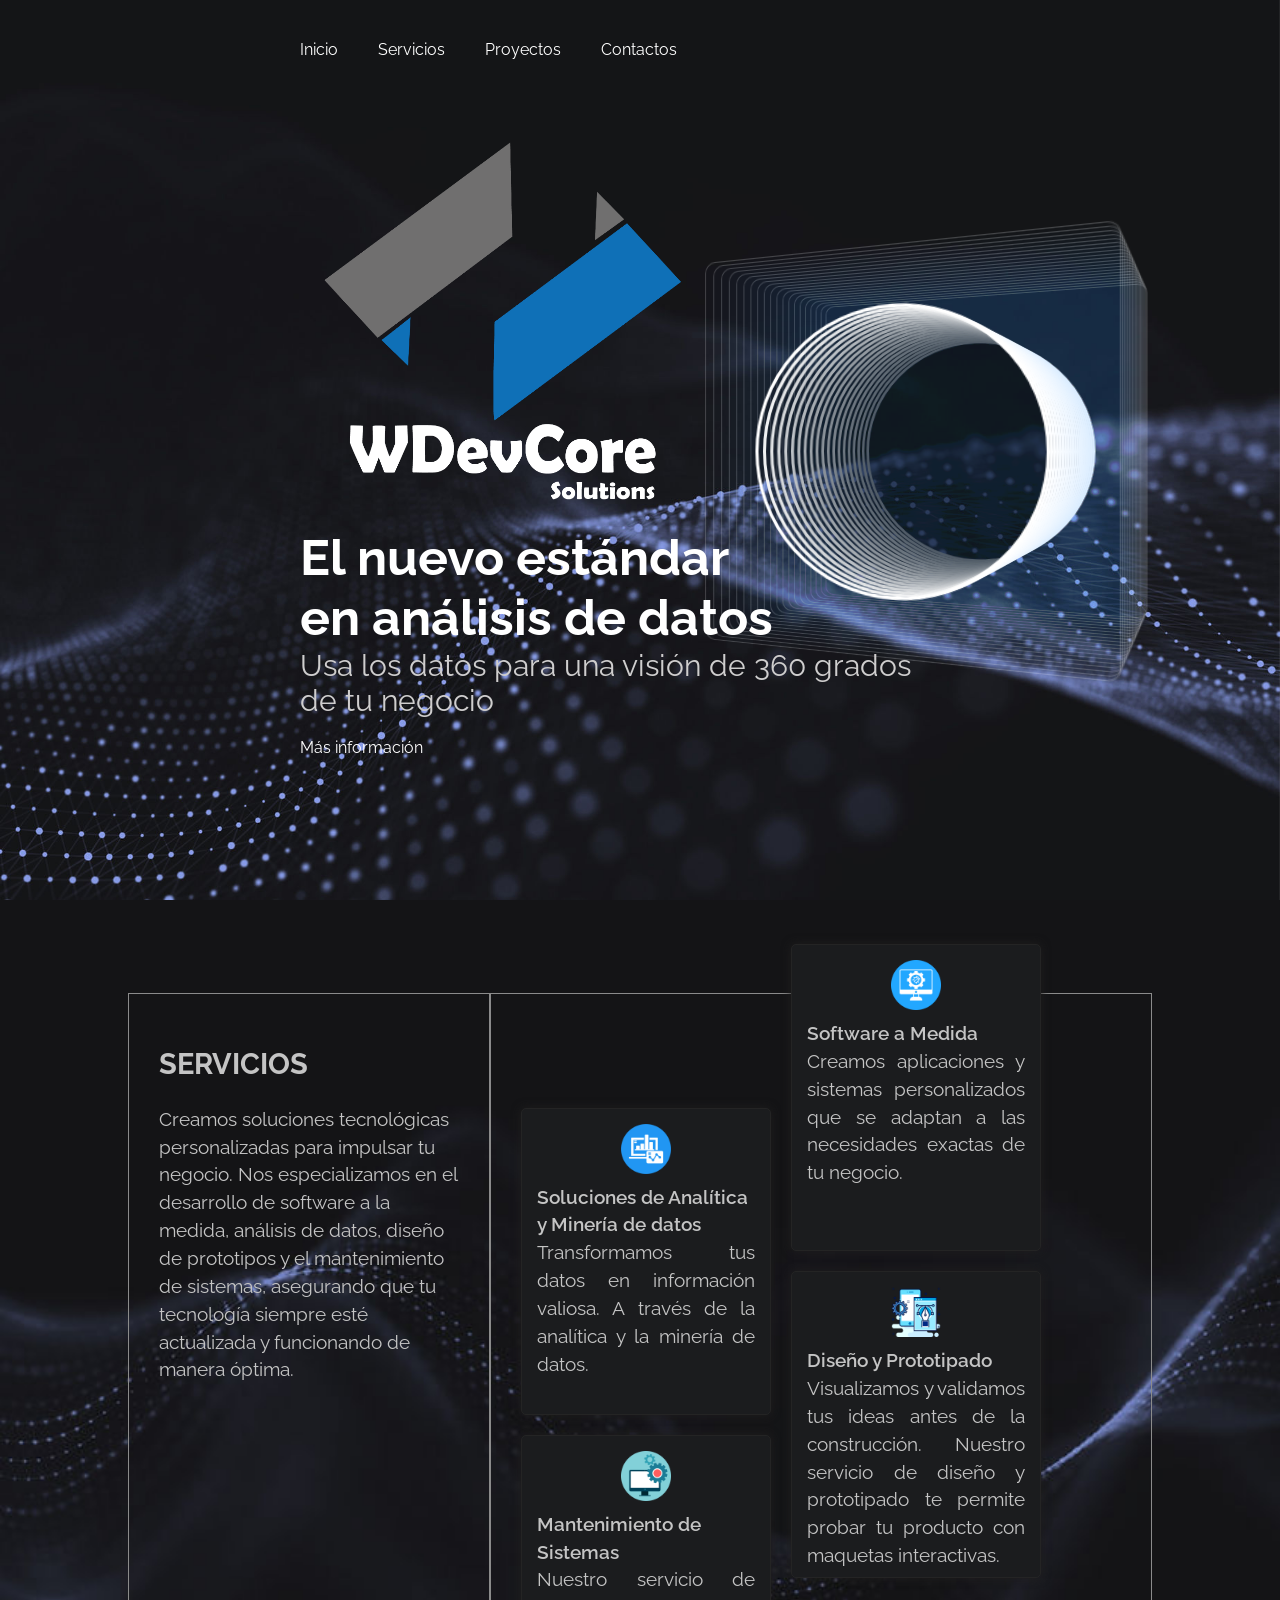
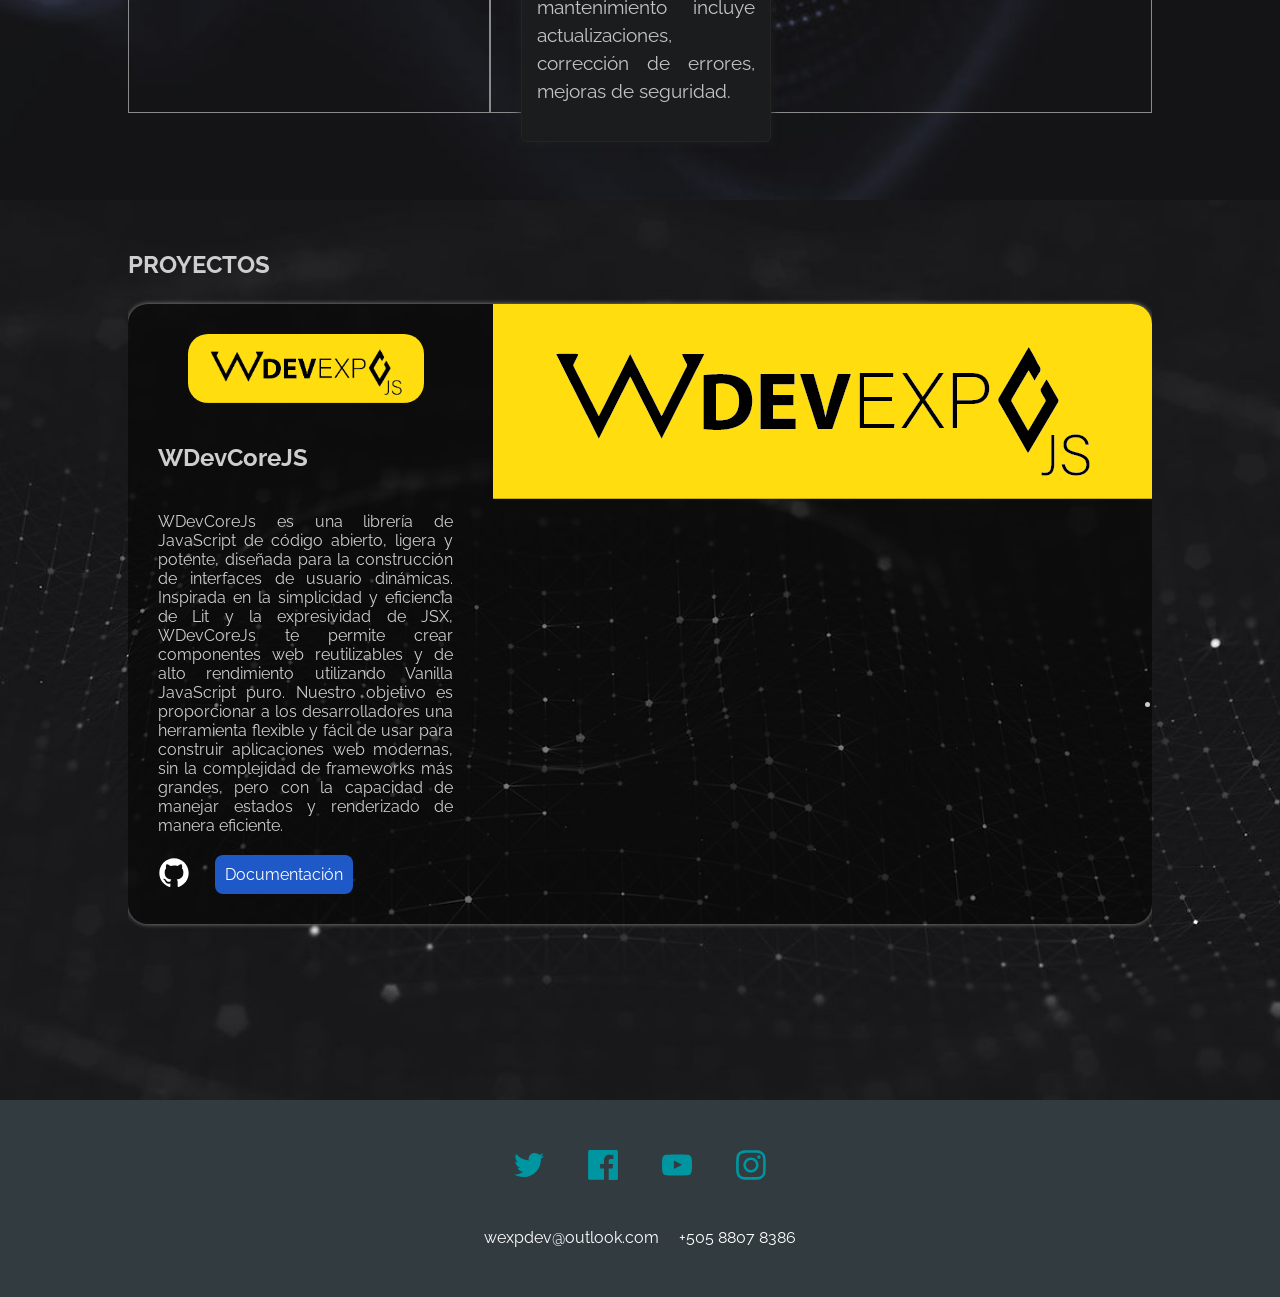
<file: ETLService/wwwroot/WDevCore/WSite/index.html>
<!DOCTYPE html>
<html lang="es">

<head>
    <meta charset="UTF-8">
    <meta name="viewport" content="width=device-width, initial-scale=1.0">
    <title>Dev ArtDesign</title>
    <link rel="stylesheet" href="./css/site.css">
</head>

<body>
    <header class="site-header background-section">
        <nav class="main-nav">
            <a href="./#">Inicio</a>
            <a href="#services">Servicios</a>
            <a href="#proyects">Proyectos</a>
            <a href="#footer">Contactos</a>
        </nav>
        <div class="banner-data">
            <img src="./Media/devcoreLogo2025-04.png" alt="" class="logo"/>
            <div id="comp-kk2ojdm5">
                <h1 class="font_0 wixui-rich-text__text" style="font-size:50px; line-height:1.2em;">
                    <span style="letter-spacing:normal;">
                        <span style="font-size:50px;">
                            El nuevo estándar</span>
                        <br>
                        en análisis de datos
                    </span>
                </h1>
                <p style="line-height:normal; font-size:30px;">
                    <span style="letter-spacing:normal;">Usa
                        los datos para una
                        visión de 360 grados de
                        tu negocio</span>
                </p>
                <div><a>Más información</a></div>
            </div>


        </div>


        <div class="banner-container">
            <div class="trigger"></div>
            <div class="trigger"></div>
            <div class="trigger"></div>
            <div class="trigger"></div>
            <div class="trigger"></div>
            <div class="trigger"></div>
            <div class="trigger"></div>
            <div class="trigger"></div>
            <div class="trigger"></div>
            <div class="trigger"></div>
            <div class="trigger"></div>
            <div class="trigger"></div>
            <div class="trigger"></div>
            <div class="trigger"></div>
            <div class="trigger"></div>
            <div class="trigger"></div>
            <div class="trigger"></div>
            <div class="trigger"></div>
            <div class="trigger"></div>
            <div class="trigger"></div>
            <div class="trigger"></div>
            <div class="trigger"></div>
            <div class="trigger"></div>
            <div class="trigger"></div>
            <div class="trigger"></div>
            <div class="trigger"></div>
            <div class="trigger"></div>
            <div class="trigger"></div>
            <div class="trigger"></div>
            <div class="trigger"></div>
            <div class="trigger"></div>
            <div class="trigger"></div>
            <div class="trigger"></div>
            <div class="trigger"></div>
            <div class="trigger"></div>
            <div class="trigger"></div>
            <div class="trigger"></div>
            <div class="trigger"></div>
            <div class="trigger"></div>
            <div class="trigger"></div>
            <div class="trigger"></div>
            <div class="trigger"></div>
            <div class="trigger"></div>
            <div class="trigger"></div>
            <div class="trigger"></div>
            <div class="trigger"></div>
            <div class="trigger"></div>
            <div class="trigger"></div>
            <div class="trigger"></div>
            <div class="trigger"></div>
            <div class="trigger"></div>
            <div class="trigger"></div>
            <div class="trigger"></div>
            <div class="trigger"></div>
            <div class="trigger"></div>
            <div class="trigger"></div>
            <div class="trigger"></div>
            <div class="trigger"></div>
            <div class="trigger"></div>
            <div class="trigger"></div>
            <div class="trigger"></div>
            <div class="trigger"></div>
            <div class="trigger"></div>
            <div class="trigger"></div>
            <div class="trigger"></div>
            <div class="trigger"></div>
            <div class="trigger"></div>
            <div class="trigger"></div>
            <div class="trigger"></div>
            <div class="trigger"></div>
            <div class="trigger"></div>
            <div class="trigger"></div>
            <div class="trigger"></div>
            <div class="trigger"></div>
            <div class="trigger"></div>
            <div class="trigger"></div>
            <div class="trigger"></div>
            <div class="trigger"></div>
            <div class="trigger"></div>
            <div class="trigger"></div>
            <div class="trigger"></div>
            <div class="trigger"></div>
            <div class="trigger"></div>
            <div class="trigger"></div>
            <div class="trigger"></div>
            <div class="trigger"></div>
            <div class="trigger"></div>
            <div class="trigger"></div>
            <div class="trigger"></div>
            <div class="trigger"></div>
            <div class="trigger"></div>
            <div class="trigger"></div>
            <div class="trigger"></div>
            <div class="trigger"></div>
            <div class="trigger"></div>
            <div class="trigger"></div>
            <div class="trigger"></div>
            <div class="trigger"></div>
            <div class="trigger"></div>
            <div class="trigger"></div>
            <div class="trigger"></div>
            <div class="trigger"></div>
            <div class="trigger"></div>
            <div class="trigger"></div>
            <div class="trigger"></div>
            <div class="trigger"></div>
            <div class="trigger"></div>
            <div class="trigger"></div>
            <div class="trigger"></div>
            <div class="trigger"></div>
            <div class="trigger"></div>
            <div class="trigger"></div>
            <div class="trigger"></div>
            <div class="trigger"></div>
            <div class="trigger"></div>
            <div class="trigger"></div>
            <div class="trigger"></div>
            <div class="trigger"></div>
            <div class="trigger"></div>
            <div class="trigger"></div>
            <div class="trigger"></div>
            <div class="trigger"></div>
            <div class="trigger"></div>
            <div class="trigger"></div>
            <div class="trigger"></div>
            <div class="trigger"></div>
            <div class="trigger"></div>
            <div class="trigger"></div>
            <div class="trigger"></div>
            <div class="trigger"></div>
            <div class="trigger"></div>
            <div class="trigger"></div>
            <div class="trigger"></div>
            <div class="trigger"></div>
            <div class="trigger"></div>
            <div class="trigger"></div>
            <div class="trigger"></div>
            <div class="trigger"></div>
            <div class="trigger"></div>
            <div class="trigger"></div>
            <div class="trigger"></div>
            <div class="trigger"></div>
            <div class="trigger"></div>
            <div class="trigger"></div>
            <div class="trigger"></div>
            <div class="trigger"></div>
            <div class="trigger"></div>
            <div class="trigger"></div>
            <div class="trigger"></div>
            <div class="trigger"></div>
            <div class="trigger"></div>
            <div class="trigger"></div>
            <div class="trigger"></div>
            <div class="trigger"></div>
            <div class="trigger"></div>
            <div class="trigger"></div>
            <div class="trigger"></div>
            <div class="trigger"></div>
            <div class="trigger"></div>
            <div class="trigger"></div>
            <div class="trigger"></div>
            <div class="trigger"></div>
            <div class="trigger"></div>
            <div class="trigger"></div>
            <div class="trigger"></div>
            <div class="trigger"></div>
            <div class="trigger"></div>
            <div class="trigger"></div>
            <div class="trigger"></div>
            <div class="trigger"></div>
            <div class="trigger"></div>
            <div class="trigger"></div>
            <div class="trigger"></div>
            <div class="trigger"></div>
            <div class="trigger"></div>
            <div class="trigger"></div>
            <div class="trigger"></div>
            <div class="trigger"></div>
            <div class="trigger"></div>
            <div class="trigger"></div>
            <div class="trigger"></div>
            <div class="trigger"></div>
            <div class="trigger"></div>
            <div class="trigger"></div>
            <div class="trigger"></div>
            <div class="trigger"></div>
            <div class="trigger"></div>
            <div class="trigger"></div>
            <div class="trigger"></div>
            <div class="trigger"></div>
            <div class="trigger"></div>
            <div class="trigger"></div>
            <div class="trigger"></div>
            <div class="trigger"></div>
            <div class="trigger"></div>
            <div class="trigger"></div>
            <div class="trigger"></div>
            <div class="trigger"></div>
            <div class="trigger"></div>
            <div class="trigger"></div>
            <div class="trigger"></div>
            <div class="trigger"></div>
            <div class="trigger"></div>
            <div class="trigger"></div>
            <div class="trigger"></div>
            <div class="trigger"></div>
            <div class="trigger"></div>
            <div class="trigger"></div>
            <div class="trigger"></div>
            <div class="trigger"></div>
            <div class="trigger"></div>
            <div class="trigger"></div>
            <div class="trigger"></div>
            <div class="trigger"></div>
            <div class="trigger"></div>
            <div class="trigger"></div>
            <div class="trigger"></div>
            <div class="trigger"></div>
            <div class="trigger"></div>
            <div class="trigger"></div>
            <div class="trigger"></div>
            <div class="trigger"></div>
            <div class="trigger"></div>
            <div class="trigger"></div>
            <div class="trigger"></div>
            <div class="trigger"></div>
            <div class="trigger"></div>
            <div class="trigger"></div>
            <div class="trigger"></div>
            <div class="trigger"></div>
            <div class="trigger"></div>
            <div class="trigger"></div>
            <div class="trigger"></div>
            <div class="trigger"></div>
            <div class="trigger"></div>
            <div class="trigger"></div>
            <div class="trigger"></div>
            <div class="trigger"></div>
            <div class="trigger"></div>
            <div class="trigger"></div>
            <div class="trigger"></div>
            <div class="trigger"></div>
            <div class="trigger"></div>
            <div class="trigger"></div>
            <div class="trigger"></div>
            <div class="trigger"></div>
            <div class="trigger"></div>
            <div class="trigger"></div>
            <div class="trigger"></div>
            <div class="trigger"></div>
            <div class="trigger"></div>
            <div class="trigger"></div>
            <div class="trigger"></div>
            <div class="trigger"></div>
            <div class="trigger"></div>
            <div class="trigger"></div>
            <div class="trigger"></div>
            <div class="trigger"></div>
            <div class="trigger"></div>
            <div class="trigger"></div>
            <div class="trigger"></div>
            <div class="trigger"></div>
            <div class="trigger"></div>
            <div class="trigger"></div>
            <div class="trigger"></div>
            <div class="trigger"></div>
            <div class="trigger"></div>
            <div class="trigger"></div>
            <div class="trigger"></div>
            <div class="trigger"></div>
            <div class="trigger"></div>
            <div class="trigger"></div>
            <div class="trigger"></div>
            <div class="trigger"></div>
            <div class="trigger"></div>
            <div class="trigger"></div>
            <div class="trigger"></div>
            <div class="trigger"></div>
            <div class="trigger"></div>
            <div class="trigger"></div>
            <div class="trigger"></div>
            <div class="trigger"></div>
            <div class="trigger"></div>
            <div class="trigger"></div>
            <div class="trigger"></div>
            <div class="trigger"></div>
            <div class="trigger"></div>
            <div class="trigger"></div>
            <div class="trigger"></div>
            <div class="trigger"></div>
            <div class="trigger"></div>
            <div class="trigger"></div>
            <div class="trigger"></div>
            <div class="trigger"></div>
            <div class="trigger"></div>
            <div class="trigger"></div>
            <div class="trigger"></div>
            <div class="trigger"></div>
            <div class="trigger"></div>
            <div class="trigger"></div>
            <div class="trigger"></div>
            <div class="trigger"></div>
            <div class="trigger"></div>
            <div class="trigger"></div>
            <div class="trigger"></div>
            <div class="trigger"></div>
            <div class="trigger"></div>
            <div class="trigger"></div>
            <div class="trigger"></div>
            <div class="trigger"></div>
            <div class="trigger"></div>
            <div class="trigger"></div>
            <div class="trigger"></div>
            <div class="trigger"></div>
            <div class="trigger"></div>
            <div class="trigger"></div>
            <div class="trigger"></div>
            <div class="trigger"></div>
            <div class="trigger"></div>
            <div class="trigger"></div>
            <div class="trigger"></div>
            <div class="trigger"></div>
            <div class="trigger"></div>
            <div class="trigger"></div>
            <div class="trigger"></div>
            <div class="trigger"></div>
            <div class="trigger"></div>
            <div class="trigger"></div>
            <div class="trigger"></div>
            <div class="trigger"></div>
            <div class="trigger"></div>
            <div class="trigger"></div>
            <div class="trigger"></div>
            <div class="trigger"></div>
            <div class="trigger"></div>
            <div class="trigger"></div>
            <div class="trigger"></div>
            <div class="trigger"></div>
            <div class="trigger"></div>
            <div class="trigger"></div>
            <div class="trigger"></div>
            <div class="trigger"></div>
            <div class="trigger"></div>
            <div class="trigger"></div>
            <div class="trigger"></div>
            <div class="trigger"></div>
            <div class="trigger"></div>
            <div class="trigger"></div>
            <div class="trigger"></div>
            <div class="trigger"></div>
            <div class="trigger"></div>
            <div class="trigger"></div>
            <div class="trigger"></div>
            <div class="trigger"></div>
            <div class="trigger"></div>
            <div class="trigger"></div>
            <div class="trigger"></div>
            <div class="trigger"></div>
            <div class="trigger"></div>
            <div class="trigger"></div>
            <div class="trigger"></div>
            <div class="trigger"></div>
            <div class="trigger"></div>
            <div class="trigger"></div>
            <div class="trigger"></div>
            <div class="trigger"></div>
            <div class="trigger"></div>
            <div class="trigger"></div>
            <div class="trigger"></div>
            <div class="trigger"></div>
            <div class="trigger"></div>
            <div class="trigger"></div>
            <div class="trigger"></div>
            <div class="trigger"></div>
            <div class="trigger"></div>
            <div class="trigger"></div>
            <div class="trigger"></div>
            <div class="trigger"></div>
            <div class="trigger"></div>
            <div class="trigger"></div>
            <div class="trigger"></div>
            <div class="trigger"></div>
            <div class="trigger"></div>
            <div class="trigger"></div>
            <div class="trigger"></div>
            <div class="trigger"></div>
            <div class="trigger"></div>
            <div class="trigger"></div>
            <div class="trigger"></div>
            <div class="trigger"></div>
            <div class="trigger"></div>
            <div class="trigger"></div>
            <div class="trigger"></div>
            <div class="trigger"></div>
            <div class="trigger"></div>
            <div class="trigger"></div>
            <div class="trigger"></div>
            <div class="trigger"></div>
            <div class="trigger"></div>
            <div class="trigger"></div>
            <div class="monitor">
                <div class="camera o-x">
                    <div class="camera o-y">
                        <div class="camera o-z">
                            <div class="vr">
                                <div class="vr_layer">
                                    <div class="vr_layer_item"></div>
                                </div>
                                <div class="vr_layer">
                                    <div class="vr_layer_item"></div>
                                </div>
                                <div class="vr_layer">
                                    <div class="vr_layer_item"></div>
                                </div>
                                <div class="vr_layer">
                                    <div class="vr_layer_item"></div>
                                </div>
                                <div class="vr_layer">
                                    <div class="vr_layer_item"></div>
                                </div>
                                <div class="vr_layer">
                                    <div class="vr_layer_item"></div>
                                </div>
                                <div class="vr_layer">
                                    <div class="vr_layer_item"></div>
                                </div>
                                <div class="vr_layer">
                                    <div class="vr_layer_item"></div>
                                </div>
                                <div class="vr_layer">
                                    <div class="vr_layer_item"></div>
                                </div>
                                <div class="vr_layer">
                                    <div class="vr_layer_item"></div>
                                </div>
                                <div class="vr_layer">
                                    <div class="vr_layer_item"></div>
                                </div>
                                <div class="vr_layer">
                                    <div class="vr_layer_item"></div>
                                </div>
                                <div class="vr_layer">
                                    <div class="vr_layer_item"></div>
                                </div>
                                <div class="vr_layer">
                                    <div class="vr_layer_item"></div>
                                </div>
                                <div class="vr_layer">
                                    <div class="vr_layer_item"></div>
                                </div>
                                <div class="vr_layer">
                                    <div class="vr_layer_item"></div>
                                </div>
                                <div class="vr_layer">
                                    <div class="vr_layer_item"></div>
                                </div>
                                <div class="vr_layer">
                                    <div class="vr_layer_item"></div>
                                </div>
                                <div class="vr_layer">
                                    <div class="vr_layer_item"></div>
                                </div>
                                <div class="vr_layer">
                                    <div class="vr_layer_item"></div>
                                </div>
                            </div>
                        </div>
                    </div>
                </div>
            </div>
        </div>
    </header>
    <main>

        <!-- MOSAIC MENU SERVICES -->

        <div class="main-content background-section services-section" id="services">
            <div class="services-container">
                <div class="descripcion">
                    <h2>SERVICIOS</h2>
                    <p>Creamos soluciones tecnológicas personalizadas para impulsar tu negocio. Nos especializamos en el
                        desarrollo de software a la medida, análisis de datos, diseño de prototipos y el mantenimiento
                        de sistemas, asegurando que tu tecnología siempre esté actualizada y funcionando de manera
                        óptima.</p>
                </div>
                <div class="portfolio">
                    <div class="grid">
                        <div class="portfolio-item col1">
                            <div class="header-icon">
                                <img src="./Media/Icons/software_10276226.png" alt="">
                            </div>
                            <div class="header">Software a Medida</div>
                            <p class="body">Creamos aplicaciones y sistemas personalizados que se adaptan a las
                                necesidades exactas de tu negocio.</p>
                        </div>
                        <div class="portfolio-item col2">
                            <div class="header-icon">
                                <img src="./Media/Icons/data-analytics_11389924.png" alt="">
                            </div>
                            <div class="header">Soluciones de Analítica y Minería de datos</div>
                            <p class="body">Transformamos tus datos en información valiosa. A través de la analítica y
                                la minería de datos.</p>
                        </div>
                        <div class="portfolio-item col3">
                            <div class="header-icon"> <img src="./Media/Icons/mobile_11523132.png" alt="">
                            </div>
                            <div class="header">Diseño y Prototipado</div>
                            <p class="body">Visualizamos y validamos tus ideas antes de la construcción. Nuestro
                                servicio de diseño y prototipado te permite probar tu producto con maquetas
                                interactivas.</p>
                        </div>
                        <div class="portfolio-item col4">
                            <div class="header-icon"> <img src="./Media/Icons/system_15714786.png" alt=""></div>
                            <div class="header">Mantenimiento de Sistemas</div>
                            <p class="body">Nuestro servicio de mantenimiento incluye actualizaciones, corrección de
                                errores,
                                mejoras de seguridad.</p>
                        </div>

                    </div>
                </div>
            </div>

        </div>
        <!-- MENU PROYECTS -->
        <div class="mosaic-body proyect-section background-section" id="proyects">
            <div class="main-content">
                <h2>PROYECTOS</h2>
                <div class="scroll-layout">
                    <div class="carousel">
                        <ul class="content">
                            <li>
                                <div class="proyect-card" data-label="Slide 1">
                                    <div class="description">
                                        <img alt="" class="proyect-logo" src="./Media/logos/devexpBanner.png"/></a>
                                        <h2>WDevCoreJS</h2>
                                        <p>
                                            WDevCoreJs es una librería de JavaScript de código abierto, ligera y potente, diseñada para la construcción de interfaces de usuario dinámicas. Inspirada en la simplicidad y eficiencia de Lit y la expresividad de JSX, WDevCoreJs te permite crear componentes web reutilizables y de alto rendimiento utilizando Vanilla JavaScript puro.

                                            Nuestro objetivo es proporcionar a los desarrolladores una herramienta flexible y fácil de usar para construir aplicaciones web modernas, sin la complejidad de frameworks más grandes, pero con la capacidad de manejar estados y renderizado de manera eficiente.
                                        </p>
                                        <div class="options">
                                            <a href="https://github.com/Wilber1987/WDevCore" target="_blank">
                                                <svg height="32" aria-hidden="true" viewBox="0 0 24 24" version="1.1" width="32" data-view-component="true" class="octicon octicon-mark-github">
                                                    <path fill="#fff" d="M12 1C5.923 1 1 5.923 1 12c0 4.867 3.149 8.979 7.521 10.436.55.096.756-.233.756-.522 0-.262-.013-1.128-.013-2.049-2.764.509-3.479-.674-3.699-1.292-.124-.317-.66-1.293-1.127-1.554-.385-.207-.936-.715-.014-.729.866-.014 1.485.797 1.691 1.128.99 1.663 2.571 1.196 3.204.907.096-.715.385-1.196.701-1.471-2.448-.275-5.005-1.224-5.005-5.432 0-1.196.426-2.186 1.128-2.956-.111-.275-.496-1.402.11-2.915 0 0 .921-.288 3.024 1.128a10.193 10.193 0 0 1 2.75-.371c.936 0 1.871.123 2.75.371 2.104-1.43 3.025-1.128 3.025-1.128.605 1.513.221 2.64.111 2.915.701.77 1.127 1.747 1.127 2.956 0 4.222-2.571 5.157-5.019 5.432.399.344.743 1.004.743 2.035 0 1.471-.014 2.654-.014 3.025 0 .289.206.632.756.522C19.851 20.979 23 16.854 23 12c0-6.077-4.922-11-11-11Z"></path>
                                                </svg>
                                            </a>
                                            <a href="./WDevCoreSite/WDevExpJs.html" class="Btn">Documentación</a>
                                        </div>
                                        
                                    </div>
                                    <div class="content-carrocel"> 
                                        <a href="./WDevCoreSite/WDevCoreJs.html">
                                        <img alt="" src="./Media/logos/devexpBanner.png"/></a>
                                    </div>
                                   
                                </div>
                            </li>
                            <li>
                                <div class="proyect-card" data-label="Slide 1">
                                    <a href="./WDevCore/WDevExpJs.html">
                                        <img alt="" src="./Media/logos/devexpBanner.png"/></a>
                                </div>
                            </li>
                            <li>
                                <div class="proyect-card" data-label="Slide 1">
                                    <a href="./WDevCore/WDevExpJs.html">
                                        <img alt="" src="./Media/logos/devcoreLogo_1.png"/></a>
                                </div>
                            </li>
                            <li>
                                <div class="proyect-card" data-label="Slide 1">
                                    <a href="./WDevCore/WDevExpJs.html">
                                        <img alt="" src="./Media/logos/devcoreLogo_2.png"/></a>
                                </div>
                            </li>
                            <li>
                                <div class="proyect-card" data-label="Slide 1">
                                    <a href="./WDevCore/WDevExpJs.html">
                                        <img alt="" src="./Media/logos/devcoreLogo2.png"/></a>
                                </div>
                            </li>
                            <li>
                                <div class="proyect-card" data-label="Slide 1">
                                    <a href="./WDevCore/WDevExpJs.html">
                                        <img alt="" src="./Media/logos/devexp1.png"/></a>
                                </div>
                            </li>
                        </ul>
                    </div>
                </div>
            </div>
        </div>


    </main>


    <footer class="main-footer" id="footer">
        <div class="social-media-links">
            <ul>
                <li>
                    <!-- twitter -->
                    <a href="#">
                        <svg class="glow" xmlns="http://www.w3.org/2000/svg" viewBox="0 0 30 30">
                            <path class="st0"
                                d="M9.5 27.1c11.2 0 17.4-9.3 17.4-17.4 0-0.3 0-0.5 0-0.8 1.2-0.9 2.2-1.9 3-3.2 -1.1 0.5-2.3 0.8-3.5 1 1.3-0.8 2.2-2 2.7-3.4 -1.2 0.7-2.5 1.2-3.9 1.5 -1.1-1.2-2.7-1.9-4.5-1.9 -3.4 0-6.1 2.7-6.1 6.1 0 0.5 0.1 0.9 0.2 1.4C9.7 10.1 5.2 7.7 2.2 4 1.7 4.9 1.4 6 1.4 7.1c0 2.1 1.1 4 2.7 5.1 -1 0-1.9-0.3-2.8-0.8 0 0 0 0.1 0 0.1 0 3 2.1 5.4 4.9 6 -0.5 0.1-1.1 0.2-1.6 0.2 -0.4 0-0.8 0-1.1-0.1 0.8 2.4 3 4.2 5.7 4.2 -2.1 1.6-4.7 2.6-7.6 2.6 -0.5 0-1 0-1.5-0.1C2.8 26.1 6 27.1 9.5 27.1" />
                        </svg>
                        <svg xmlns="http://www.w3.org/2000/svg" viewBox="0 0 30 30">
                            <path class="st0"
                                d="M9.5 27.1c11.2 0 17.4-9.3 17.4-17.4 0-0.3 0-0.5 0-0.8 1.2-0.9 2.2-1.9 3-3.2 -1.1 0.5-2.3 0.8-3.5 1 1.3-0.8 2.2-2 2.7-3.4 -1.2 0.7-2.5 1.2-3.9 1.5 -1.1-1.2-2.7-1.9-4.5-1.9 -3.4 0-6.1 2.7-6.1 6.1 0 0.5 0.1 0.9 0.2 1.4C9.7 10.1 5.2 7.7 2.2 4 1.7 4.9 1.4 6 1.4 7.1c0 2.1 1.1 4 2.7 5.1 -1 0-1.9-0.3-2.8-0.8 0 0 0 0.1 0 0.1 0 3 2.1 5.4 4.9 6 -0.5 0.1-1.1 0.2-1.6 0.2 -0.4 0-0.8 0-1.1-0.1 0.8 2.4 3 4.2 5.7 4.2 -2.1 1.6-4.7 2.6-7.6 2.6 -0.5 0-1 0-1.5-0.1C2.8 26.1 6 27.1 9.5 27.1" />
                        </svg>
                    </a>
                </li>
                <li>
                    <!-- facebook -->
                    <a href="#">
                        <svg class="glow" xmlns="http://www.w3.org/2000/svg" viewBox="0 0 30 30">
                            <path class="st0"
                                d="M28.3 0.1H1.7c-0.9 0-1.6 0.7-1.6 1.6v26.5c0 0.9 0.7 1.6 1.6 1.6H16V18.4h-3.9v-4.5H16v-3.3c0-3.9 2.4-5.9 5.8-5.9 1.6 0 3.1 0.1 3.5 0.2v4l-2.4 0c-1.9 0-2.2 0.9-2.2 2.2v2.9h4.5l-0.6 4.5h-3.9v11.5h7.6c0.9 0 1.6-0.7 1.6-1.6V1.7C29.9 0.8 29.2 0.1 28.3 0.1z" />
                        </svg>
                        <svg xmlns="http://www.w3.org/2000/svg" viewBox="0 0 30 30">
                            <path class="st0"
                                d="M28.3 0.1H1.7c-0.9 0-1.6 0.7-1.6 1.6v26.5c0 0.9 0.7 1.6 1.6 1.6H16V18.4h-3.9v-4.5H16v-3.3c0-3.9 2.4-5.9 5.8-5.9 1.6 0 3.1 0.1 3.5 0.2v4l-2.4 0c-1.9 0-2.2 0.9-2.2 2.2v2.9h4.5l-0.6 4.5h-3.9v11.5h7.6c0.9 0 1.6-0.7 1.6-1.6V1.7C29.9 0.8 29.2 0.1 28.3 0.1z" />
                        </svg>
                    </a>
                </li>
                <li>
                    <!-- youtube -->
                    <a href="#">
                        <svg class="glow" xmlns="http://www.w3.org/2000/svg" viewBox="0 0 30 30">
                            <path class="st0"
                                d="M29.7 9c0 0-0.3-2.1-1.2-3 -1.1-1.2-2.4-1.2-3-1.3C21.3 4.5 15 4.5 15 4.5h0c0 0-6.3 0-10.5 0.3C3.9 4.8 2.6 4.8 1.5 6 0.6 6.9 0.3 9 0.3 9S0 11.4 0 13.9v2.3C0 18.6 0.3 21 0.3 21s0.3 2.1 1.2 3c1.1 1.2 2.6 1.2 3.3 1.3C7.2 25.5 15 25.6 15 25.6s6.3 0 10.5-0.3c0.6-0.1 1.9-0.1 3-1.3 0.9-0.9 1.2-3 1.2-3s0.3-2.4 0.3-4.9v-2.3C30 11.4 29.7 9 29.7 9zM11.9 18.9l0-8.4 8.1 4.2L11.9 18.9z" />
                        </svg>
                        <svg xmlns="http://www.w3.org/2000/svg" viewBox="0 0 30 30">
                            <path class="st0"
                                d="M29.7 9c0 0-0.3-2.1-1.2-3 -1.1-1.2-2.4-1.2-3-1.3C21.3 4.5 15 4.5 15 4.5h0c0 0-6.3 0-10.5 0.3C3.9 4.8 2.6 4.8 1.5 6 0.6 6.9 0.3 9 0.3 9S0 11.4 0 13.9v2.3C0 18.6 0.3 21 0.3 21s0.3 2.1 1.2 3c1.1 1.2 2.6 1.2 3.3 1.3C7.2 25.5 15 25.6 15 25.6s6.3 0 10.5-0.3c0.6-0.1 1.9-0.1 3-1.3 0.9-0.9 1.2-3 1.2-3s0.3-2.4 0.3-4.9v-2.3C30 11.4 29.7 9 29.7 9zM11.9 18.9l0-8.4 8.1 4.2L11.9 18.9z" />
                        </svg>
                    </a>
                </li>
                <li>
                    <!-- instagram -->
                    <a href="#">
                        <svg class="glow" xmlns="http://www.w3.org/2000/svg" viewBox="0 0 30 30">
                            <path class="st0"
                                d="M15 2.8c4 0 4.4 0 6 0.1 1.4 0.1 2.2 0.3 2.8 0.5 0.7 0.3 1.2 0.6 1.7 1.1 0.5 0.5 0.8 1 1.1 1.7C26.8 6.8 27 7.6 27.1 9c0.1 1.6 0.1 2 0.1 6s0 4.4-0.1 6c-0.1 1.4-0.3 2.2-0.5 2.8 -0.3 0.7-0.6 1.2-1.1 1.7 -0.5 0.5-1 0.8-1.7 1.1 -0.5 0.2-1.3 0.4-2.8 0.5 -1.6 0.1-2 0.1-6 0.1s-4.4 0-6-0.1c-1.4-0.1-2.2-0.3-2.8-0.5 -0.7-0.3-1.2-0.6-1.7-1.1 -0.5-0.5-0.8-1-1.1-1.7C3.2 23.2 3 22.4 2.9 21c-0.1-1.6-0.1-2-0.1-6s0-4.4 0.1-6C3 7.6 3.2 6.8 3.4 6.2 3.7 5.5 4 5.1 4.5 4.5c0.5-0.5 1-0.8 1.7-1.1C6.8 3.2 7.6 3 9 2.9 10.6 2.8 11 2.8 15 2.8M15 0.2c-4 0-4.5 0-6.1 0.1C7.3 0.3 6.2 0.6 5.3 0.9c-1 0.4-1.8 0.9-2.6 1.7C1.8 3.5 1.3 4.3 0.9 5.3c-0.4 0.9-0.6 2-0.7 3.6C0.2 10.5 0.1 11 0.1 15c0 4 0 4.5 0.1 6.1 0.1 1.6 0.3 2.7 0.7 3.6 0.4 1 0.9 1.8 1.7 2.6 0.8 0.8 1.7 1.3 2.6 1.7 0.9 0.4 2 0.6 3.6 0.7 1.6 0.1 2.1 0.1 6.1 0.1s4.5 0 6.1-0.1c1.6-0.1 2.7-0.3 3.6-0.7 1-0.4 1.8-0.9 2.6-1.7 0.8-0.8 1.3-1.7 1.7-2.6 0.4-0.9 0.6-2 0.7-3.6 0.1-1.6 0.1-2.1 0.1-6.1s0-4.5-0.1-6.1c-0.1-1.6-0.3-2.7-0.7-3.6 -0.4-1-0.9-1.8-1.7-2.6 -0.8-0.8-1.7-1.3-2.6-1.7 -0.9-0.4-2-0.6-3.6-0.7C19.5 0.2 19 0.2 15 0.2L15 0.2z" />
                            <path class="st0"
                                d="M15 7.4c-4.2 0-7.6 3.4-7.6 7.6s3.4 7.6 7.6 7.6 7.6-3.4 7.6-7.6S19.2 7.4 15 7.4zM15 20c-2.7 0-5-2.2-5-5s2.2-5 5-5c2.7 0 5 2.2 5 5S17.7 20 15 20z" />
                            <circle class="st0" cx="22.9" cy="7.1" r="1.8" />
                        </svg>
                        <svg xmlns="http://www.w3.org/2000/svg" viewBox="0 0 30 30">
                            <path class="st0"
                                d="M15 2.8c4 0 4.4 0 6 0.1 1.4 0.1 2.2 0.3 2.8 0.5 0.7 0.3 1.2 0.6 1.7 1.1 0.5 0.5 0.8 1 1.1 1.7C26.8 6.8 27 7.6 27.1 9c0.1 1.6 0.1 2 0.1 6s0 4.4-0.1 6c-0.1 1.4-0.3 2.2-0.5 2.8 -0.3 0.7-0.6 1.2-1.1 1.7 -0.5 0.5-1 0.8-1.7 1.1 -0.5 0.2-1.3 0.4-2.8 0.5 -1.6 0.1-2 0.1-6 0.1s-4.4 0-6-0.1c-1.4-0.1-2.2-0.3-2.8-0.5 -0.7-0.3-1.2-0.6-1.7-1.1 -0.5-0.5-0.8-1-1.1-1.7C3.2 23.2 3 22.4 2.9 21c-0.1-1.6-0.1-2-0.1-6s0-4.4 0.1-6C3 7.6 3.2 6.8 3.4 6.2 3.7 5.5 4 5.1 4.5 4.5c0.5-0.5 1-0.8 1.7-1.1C6.8 3.2 7.6 3 9 2.9 10.6 2.8 11 2.8 15 2.8M15 0.2c-4 0-4.5 0-6.1 0.1C7.3 0.3 6.2 0.6 5.3 0.9c-1 0.4-1.8 0.9-2.6 1.7C1.8 3.5 1.3 4.3 0.9 5.3c-0.4 0.9-0.6 2-0.7 3.6C0.2 10.5 0.1 11 0.1 15c0 4 0 4.5 0.1 6.1 0.1 1.6 0.3 2.7 0.7 3.6 0.4 1 0.9 1.8 1.7 2.6 0.8 0.8 1.7 1.3 2.6 1.7 0.9 0.4 2 0.6 3.6 0.7 1.6 0.1 2.1 0.1 6.1 0.1s4.5 0 6.1-0.1c1.6-0.1 2.7-0.3 3.6-0.7 1-0.4 1.8-0.9 2.6-1.7 0.8-0.8 1.3-1.7 1.7-2.6 0.4-0.9 0.6-2 0.7-3.6 0.1-1.6 0.1-2.1 0.1-6.1s0-4.5-0.1-6.1c-0.1-1.6-0.3-2.7-0.7-3.6 -0.4-1-0.9-1.8-1.7-2.6 -0.8-0.8-1.7-1.3-2.6-1.7 -0.9-0.4-2-0.6-3.6-0.7C19.5 0.2 19 0.2 15 0.2L15 0.2z" />
                            <path class="st0"
                                d="M15 7.4c-4.2 0-7.6 3.4-7.6 7.6s3.4 7.6 7.6 7.6 7.6-3.4 7.6-7.6S19.2 7.4 15 7.4zM15 20c-2.7 0-5-2.2-5-5s2.2-5 5-5c2.7 0 5 2.2 5 5S17.7 20 15 20z" />
                            <circle class="st0" cx="22.9" cy="7.1" r="1.8" />
                        </svg>
                    </a>
                </li>
            </ul>
        </div>
        <div class="footer-data">
            <label for="">wexpdev@outlook.com</label>
            <label for="">+505 8807 8386</label>
        </div>
    </footer>
</body>

</html>
</file>
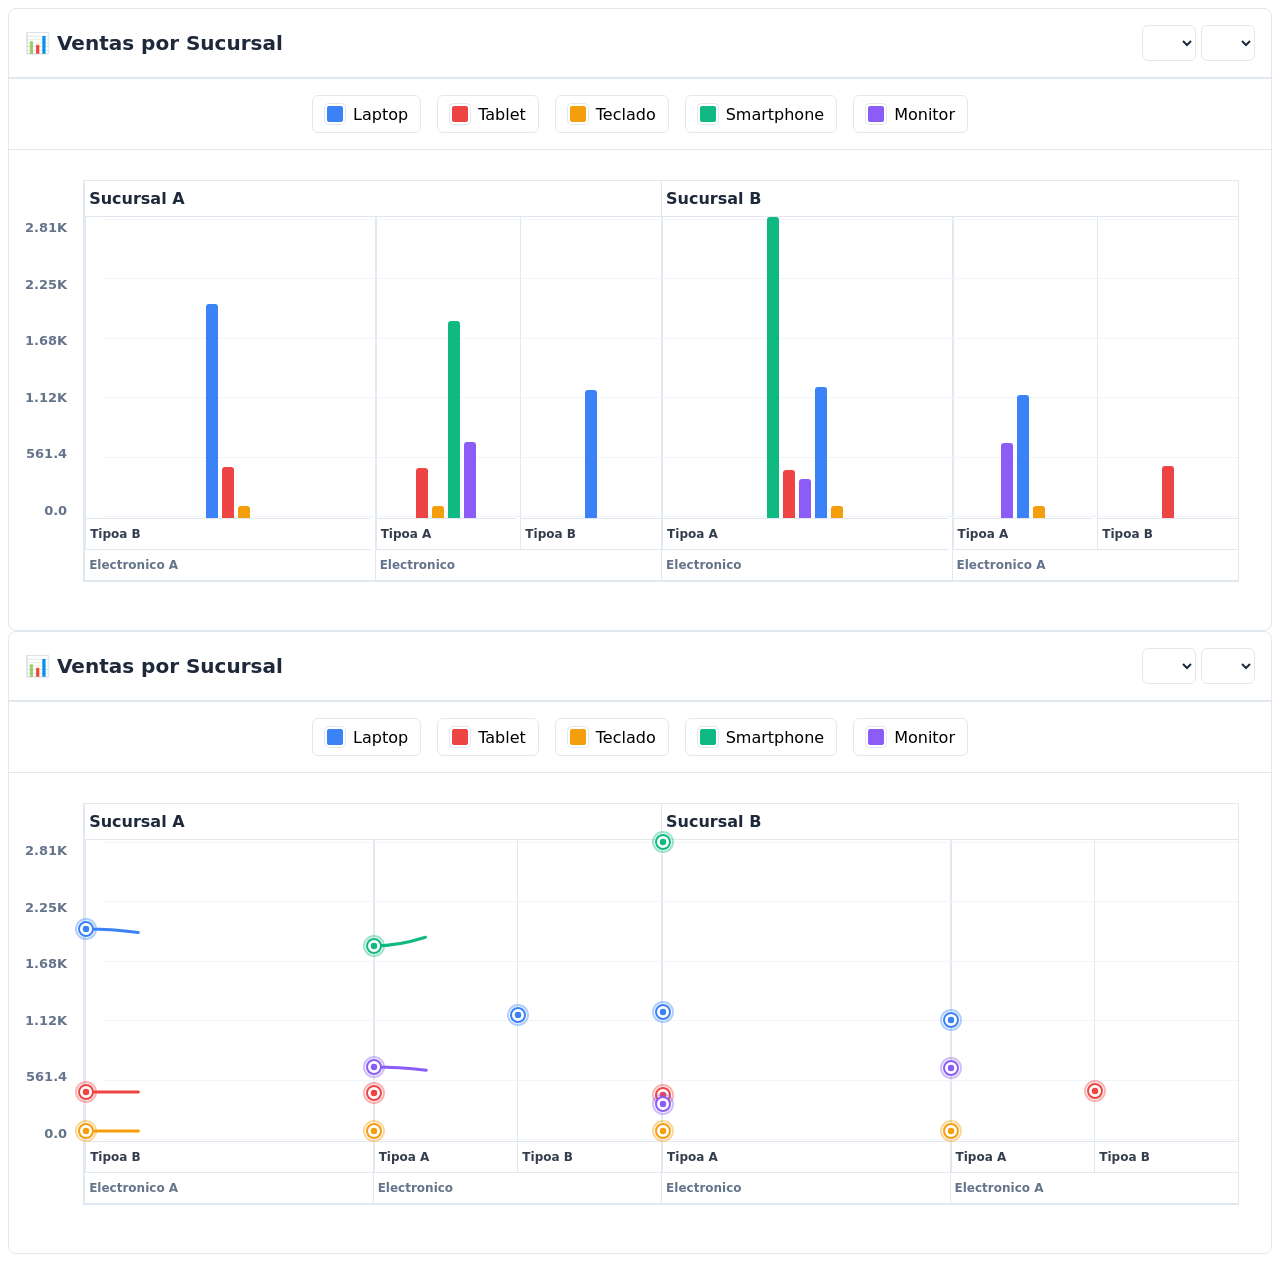
<file: ETLService/wwwroot/WDevCore/WSite/Prototype/barchart.html>
<!DOCTYPE html>
<html lang="en">
<head>
    <meta charset="UTF-8">
    <meta name="viewport" content="width=device-width, initial-scale=1.0">
    <title>Document</title>
</head>
<body>
    <script type="module" src="chartimplements.js"></script>
</body>
</html>
</file>
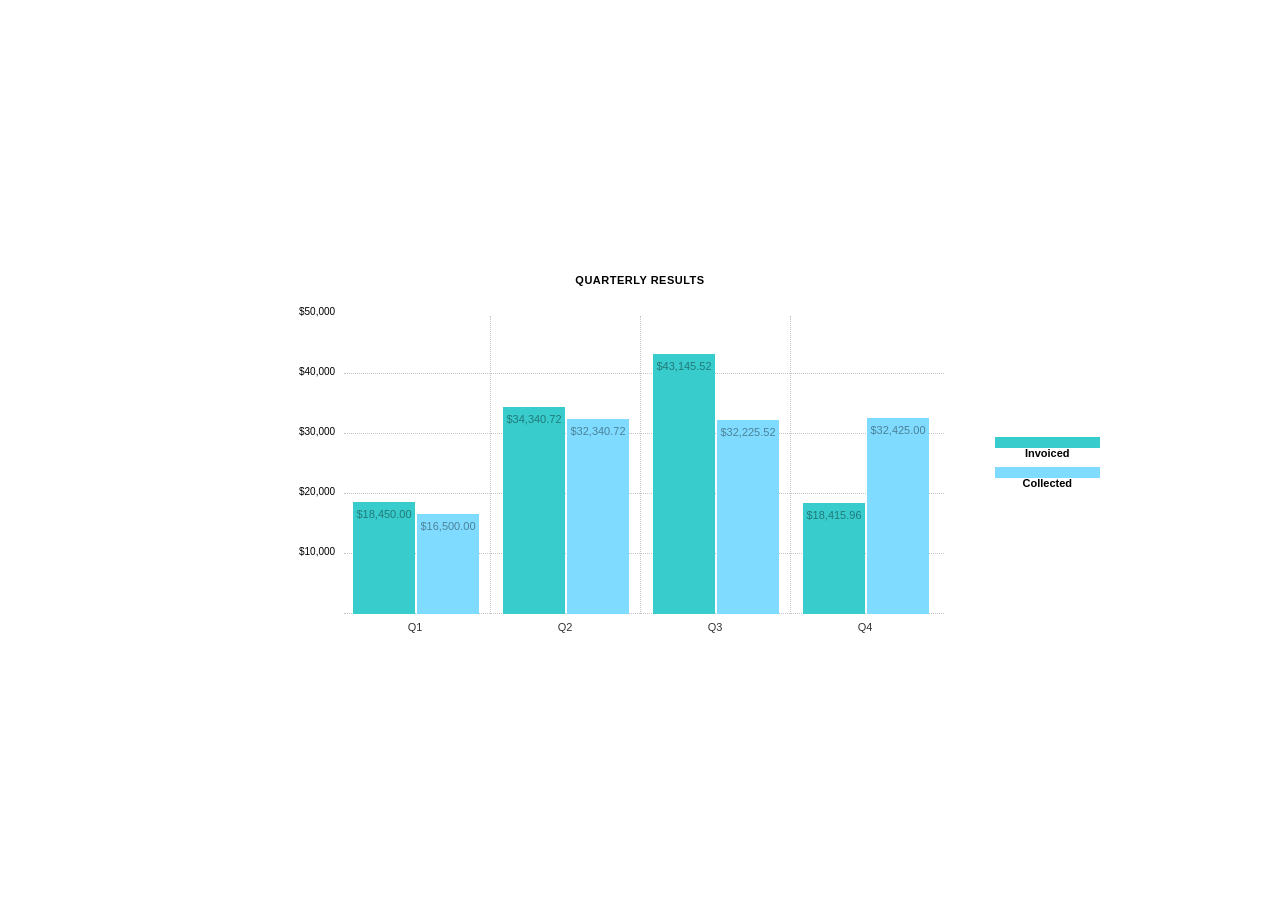
<file: ETLService/wwwroot/WDevCore/WSite/Prototype/NewWChartJs.html>
<!DOCTYPE html>
<html lang="en">

<head>
    <meta charset="UTF-8">
    <meta name="viewport" content="width=device-width, initial-scale=1.0">
    <title>Document</title>
    <style>
        body,
        html {
            height: 100%;
        }

        body {
            display: flex;
            flex-direction: column;
            justify-content: center;
            align-items: center;
            font-family: "fira-sans-2", Verdana, sans-serif;
        }

        #q-graph {
            display: block;
            /* fixes layout wonkiness in FF1.5 */
            position: relative;
            width: 600px;
            height: 300px;
            margin: 1.1em 0 0;
            padding: 0;
            background: transparent;
            font-size: 11px;
        }

        #q-graph caption {
            caption-side: top;
            width: 600px;
            text-transform: uppercase;
            letter-spacing: 0.5px;
            top: -40px;
            position: relative;
            z-index: 10;
            font-weight: bold;
        }

        #q-graph tr,
        #q-graph th,
        #q-graph td {
            position: absolute;
            bottom: 0;
            width: 150px;
            z-index: 2;
            margin: 0;
            padding: 0;
            text-align: center;
        }

        #q-graph td {
            transition: all 0.3s ease;
        }

        #q-graph td:hover {
            background-color: #4d4d4d;
            opacity: 0.9;
            color: white;
        }

        #q-graph thead tr {
            left: 100%;
            top: 50%;
            bottom: auto;
            margin: -2.5em 0 0 5em;
        }

        #q-graph thead th {
            width: 7.5em;
            height: auto;
            padding: 0.5em 1em;
        }

        #q-graph thead th.sent {
            top: 0;
            left: 0;
            line-height: 2;
        }

        #q-graph thead th.paid {
            top: 2.75em;
            line-height: 2;
            left: 0;
        }

        #q-graph tbody tr {
            height: 296px;
            padding-top: 2px;
            border-right: 1px dotted #C4C4C4;
            color: #AAA;
        }

        #q-graph #q1 {
            left: 0;
        }

        #q-graph #q2 {
            left: 150px;
        }

        #q-graph #q3 {
            left: 300px;
        }

        #q-graph #q4 {
            left: 450px;
            border-right: none;
        }

        #q-graph tbody th {
            bottom: -1.75em;
            vertical-align: top;
            font-weight: normal;
            color: #333;
        }

        #q-graph .bar {
            width: 60px;
            border: 1px solid;
            border-bottom: none;
            color: #000;
        }

        #q-graph .bar p {
            margin: 5px 0 0;
            padding: 0;
            opacity: 0.4;
        }

        #q-graph .sent {
            left: 13px;
            background-color: #39cccc;
            border-color: transparent;
        }

        #q-graph .paid {
            left: 77px;
            background-color: #7fdbff;
            border-color: transparent;
        }

        #ticks {
            position: relative;
            top: -300px;
            left: 2px;
            width: 596px;
            height: 300px;
            z-index: 1;
            margin-bottom: -300px;
            font-size: 10px;
            font-family: "fira-sans-2", Verdana, sans-serif;
        }

        #ticks .tick {
            position: relative;
            border-bottom: 1px dotted #C4C4C4;
            width: 600px;
        }

        #ticks .tick p {
            position: absolute;
            left: -5em;
            top: -0.8em;
            margin: 0 0 0 0.5em;
        }
    </style>
</head>

<body>

    <table id="q-graph">
        <caption>Quarterly Results</caption>
        <thead>
            <tr>
                <th></th>
                <th class="sent">Invoiced</th>
                <th class="paid">Collected</th>
            </tr>
        </thead>
        <tbody>
            <tr class="qtr" id="q1">
                <th scope="row">Q1</th>
                <td class="sent bar" style="height: 111px;">
                    <p>$18,450.00</p>
                </td>
                <td class="paid bar" style="height: 99px;">
                    <p>$16,500.00</p>
                </td>
            </tr>
            <tr class="qtr" id="q2">
                <th scope="row">Q2</th>
                <td class="sent bar" style="height: 206px;">
                    <p>$34,340.72</p>
                </td>
                <td class="paid bar" style="height: 194px;">
                    <p>$32,340.72</p>
                </td>
            </tr>
            <tr class="qtr" id="q3">
                <th scope="row">Q3</th>
                <td class="sent bar" style="height: 259px;">
                    <p>$43,145.52</p>
                </td>
                <td class="paid bar" style="height: 193px;">
                    <p>$32,225.52</p>
                </td>
            </tr>
            <tr class="qtr" id="q4">
                <th scope="row">Q4</th>
                <td class="sent bar" style="height: 110px;">
                    <p>$18,415.96</p>
                </td>
                <td class="paid bar" style="height: 195px;">
                    <p>$32,425.00</p>
                </td>
            </tr>
        </tbody>
    </table>

    <div id="ticks">
        <div class="tick" style="height: 59px;">
            <p>$50,000</p>
        </div>
        <div class="tick" style="height: 59px;">
            <p>$40,000</p>
        </div>
        <div class="tick" style="height: 59px;">
            <p>$30,000</p>
        </div>
        <div class="tick" style="height: 59px;">
            <p>$20,000</p>
        </div>
        <div class="tick" style="height: 59px;">
            <p>$10,000</p>
        </div>
    </div>
</body>

</html>
</file>
<file: ETLService/wwwroot/WDevCore/WSite/css/site.css>
@import url(banner-bacground.css);
@import url(mosaic.css);
@import url(footer.css);
@import url(../../StyleModules/css/variables.css);
@import url(../../StyleModules/css/form.css);
@import url(carrucel.css);

* {
    margin: 0;
    font-family: "Raleway", sans-serif;
}


h2 {
    margin: 20px 0px;
}

.main-content {
    color: #cfcece;
    padding: 30PX 10%;
    flex: 1 1 80%;
    height: 85%;
}

.site-header {
    height: 100vh;
    width: calc(100% - 600px);
    padding-left: 300px;
    padding-right: 300px;

}

.background-section {
    overflow-x: hidden;
    background-image: url(../Media/ImageComponents/background.jpg);
    background-repeat: no-repeat;
    background-size: cover;
    width: 100%;
    box-sizing: border-box;
    height: 100vh;
}

.site-header .logo {
    width: 400px;
    min-width: 400px !important;
    height: 400px;
    left: 300px;
}

.banner-data {
    position: absolute;
    width: 50%;
    top: 50%;
    transform: translateY(-50%);
    color: #cfcece;
    z-index: 2;

}



.services-section {
    background-image: url(../Media/ImageComponents/background2.jpg);
}

.services-container {
    background: rgb;
    color: #c4c4c4;
    font-family: "Raleway", sans-serif;
    font-size: 1.2rem;
    line-height: 1.45;
    display: flex;
    flex-wrap: wrap;
    width: 100%;
    height: 80vh;
    margin-top: 7vh;

    .descripcion {
        flex: 1;
        border: #8b8b8b 1px solid;
        padding: 30px;
        box-sizing: border-box;
        height: 100%;
    }

    .portfolio {
        border: #8b8b8b 1px solid;
        flex: 2;
        padding: 30px;
    }

}


.proyects-container {

    gap: 30px;
}

.proyect-card {
    width: 100%;
    height: 100%;
    cursor: pointer;
    overflow: hidden;
    border-radius: 20px;
    box-shadow: 0 0 5px 0px #8b8b8b;
    background-color: rgba(0, 0, 0, 0.5);
    display: grid;
    grid-template-columns: 1fr 1fr;
    gap: 10px;

    .description {
        padding: 30px;
        display: flex;
        flex-direction: column;
        gap: 20px;
        text-align: justify;

        .options {
            display: flex;
            gap: 20px;
            align-items: center;
        }
    }

    @media (max-width: 600px) {
        grid-template-columns: 1fr;
    }

}

.proyect-card .proyect-logo {
    width: 80%;
    align-self: center;
    border-radius: 20PX;
}

.main-footer {
    background-color: #323b40;
    color: var(--primary-color);
    width: 100%;
    padding: 30px 0px;
}

.footer-data {
    display: flex;
    justify-content: center;
    align-items: center;
    gap: 20px;
    padding: 20px 0px;
}

.footer-data label {
    cursor: pointer;
}

.main-nav {
    display: flex;
    position: absolute;
    top: 20px;
    left: 300px;
    gap: 20px;
    z-index: 1;
}

.main-nav a {
    color: var(--primary-color);
    text-decoration: none;
    cursor: pointer;
    transition: all 0.5s;
}

.main-nav a:hover {
    color: #cfcece;
}

.proyect-section {
    background-image: url(../Media/ImageComponents/background3.jpg);
}

@media (max-width: 600px) {
    .site-header {
        padding-left: 10px;
        padding-right: 10px;
    }

    .background-section {
        height: fit-content;
    }

    .banner-data {
        position: relative;
        width: 100%;

        transform: translateY(0%);
    }

    .container {
        display: none;
    }

    .services-container {
        flex-direction: column;
        height: auto;

        .portfolio {
            border: #8b8b8b 1px solid;
            flex: 1;
            padding: 10px;
            min-height: 800px;
        }
    }

    .grid {
        display: flex;
        flex-direction: column;
    }

}


@view-transition {
    navigation: auto;
}

::view-transition-group(*) {
    animation-duration: 0.5s;
}

::view-transition-old(root) {
    animation: view-transition-new-out 0.5s forwards;
}

::view-transition-new(root) {
    animation: view-transition-new-in 0.5s forwards;
}

@keyframes view-transition-new-out {
    from {
        opacity: 1;
        scale: 1;
        transform: translateX(0);
    }

    to {
        opacity: 0;
        scale: 0;
        transform: translateX(-100%);
    }
}

@keyframes view-transition-new-in {
    from {
        opacity: 0;
        transform: translateX(100%);
    }

    to {
        opacity: 1;
        transform: translateX(0);
    }
}
</file>
